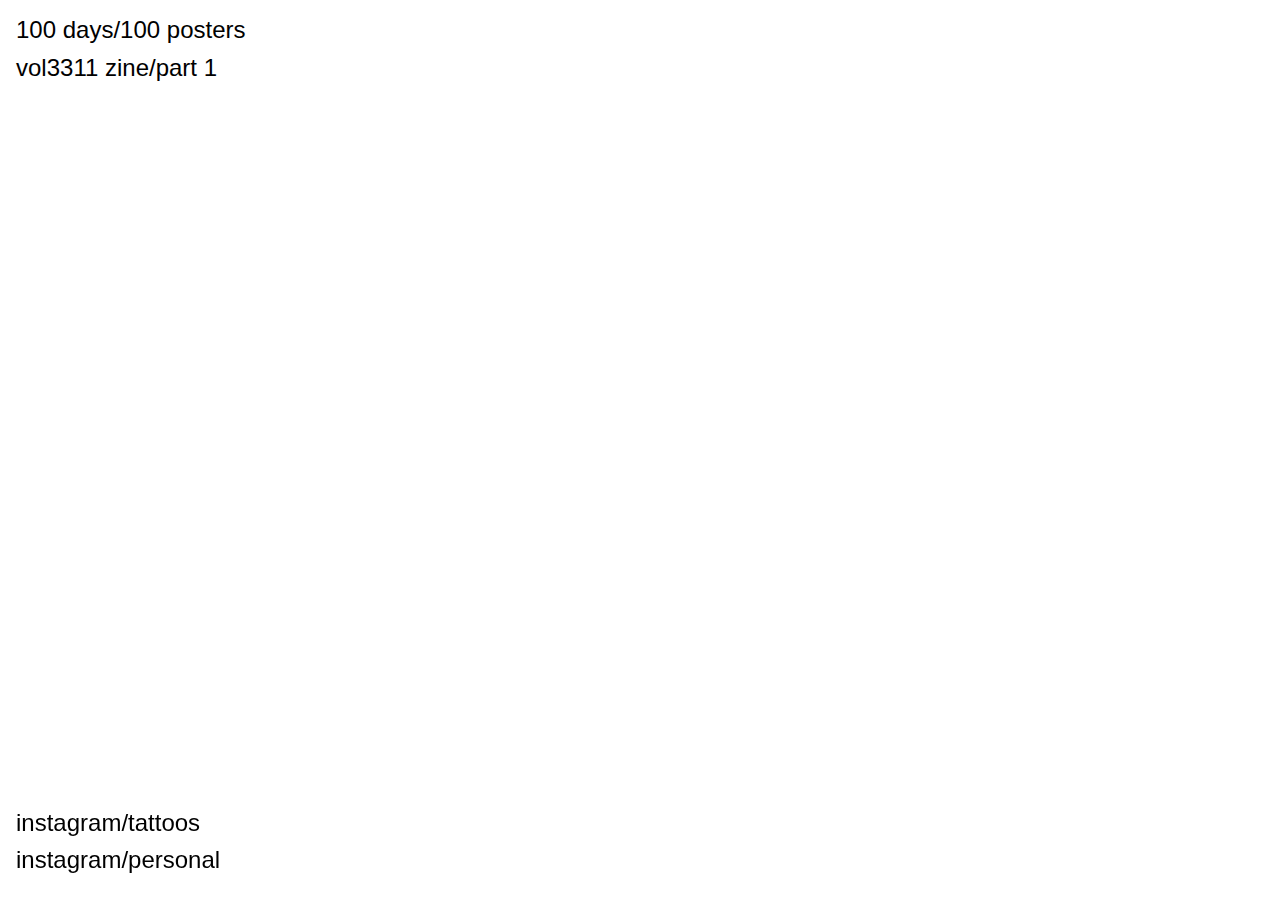
<file: index.html>
<!DOCTYPE html>
<html lang="ru">
    <head>
        <meta charset="utf-8">
        <meta name="viewport" content="width=device-width, initial-scale=1.0">
        <title></title>
        <link rel="stylesheet" href="./style.css">
        <link rel="stylesheet" href="./normalize.css">
    </head>
    <body>
        <header class="header">
            <p>
            <a href="./posters/posters.html">100 days/100 posters</a>
            </p>
            <p>
            <a href="./zine/zine.html">vol3311 zine/part 1</a>
            </p>
        </header>
        <div class="links">
            <p>
            <a href="http://instagram.com/krometattoo">instagram/tattoos</a>
            </p>
            <p>
            <a href="http://instagram.com/vol3311">instagram/personal</a>
            </p>
        </div>
    </body>
</html>
</file>
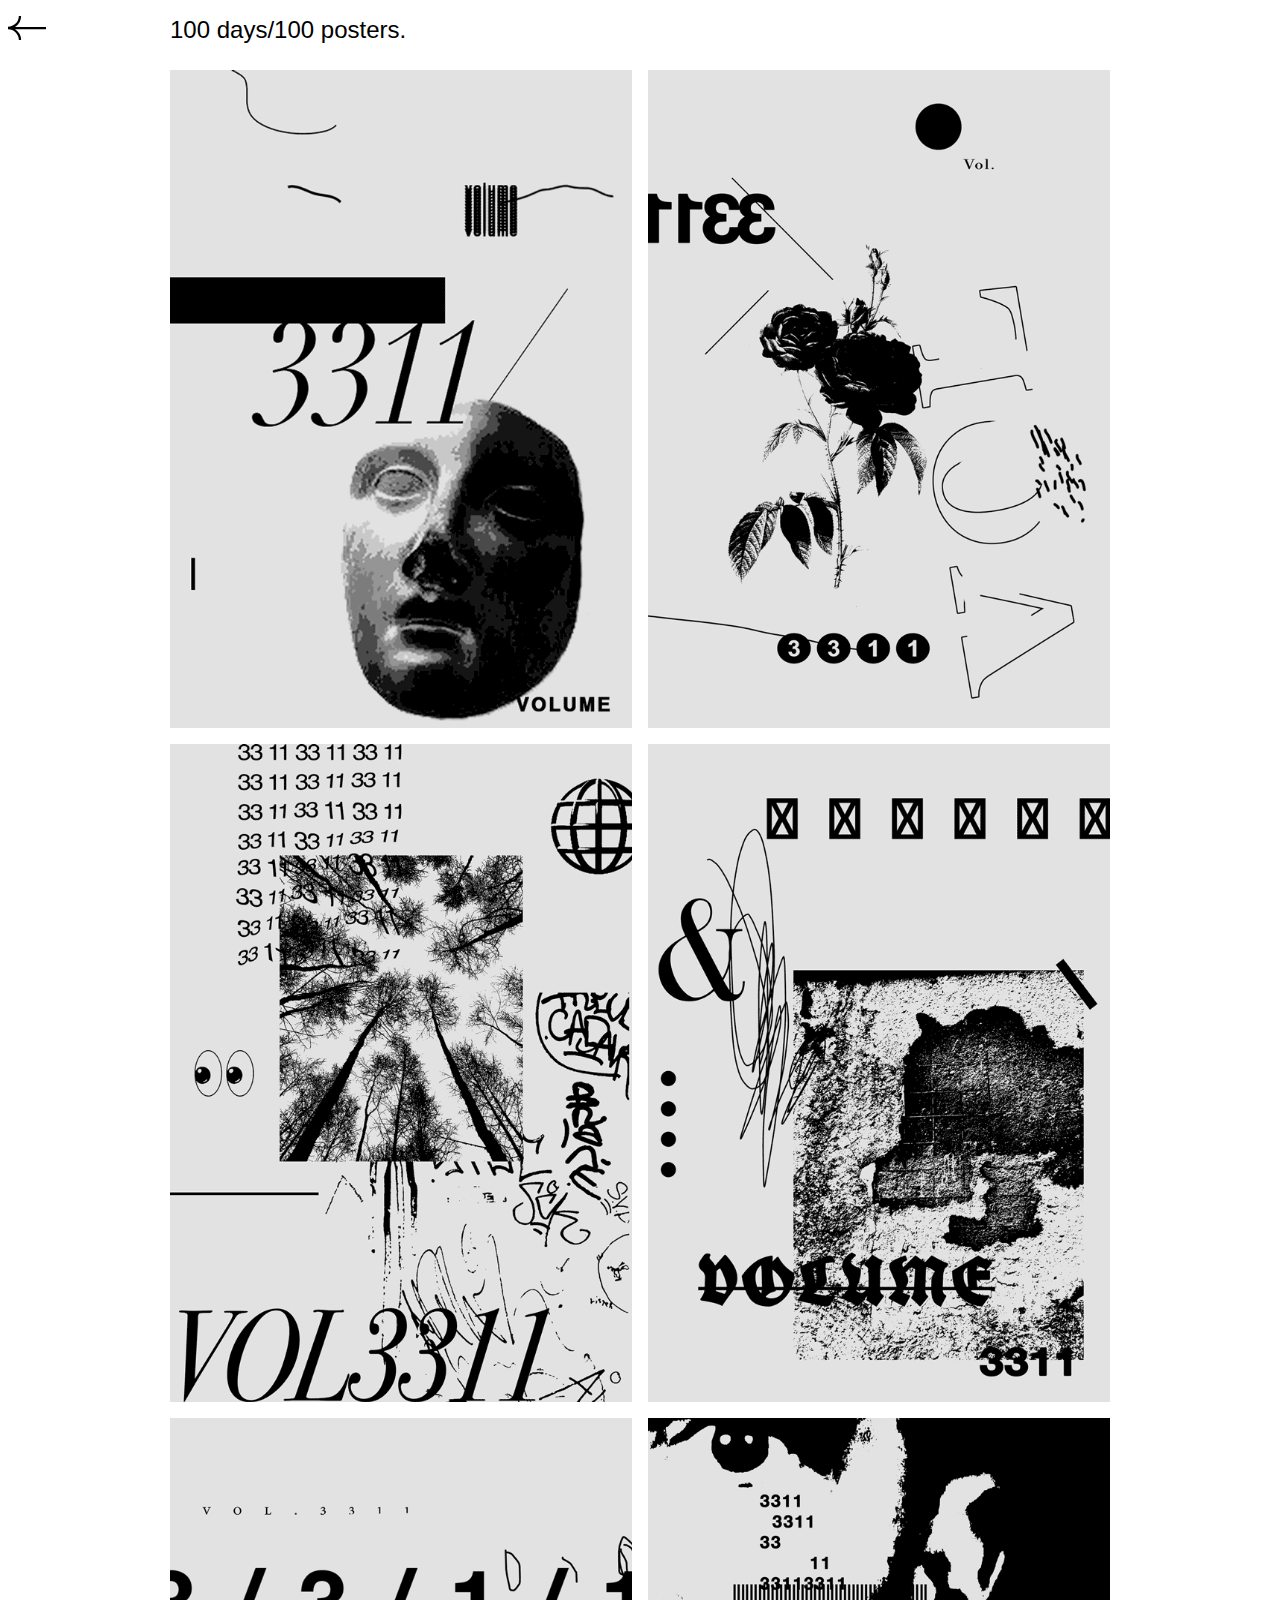
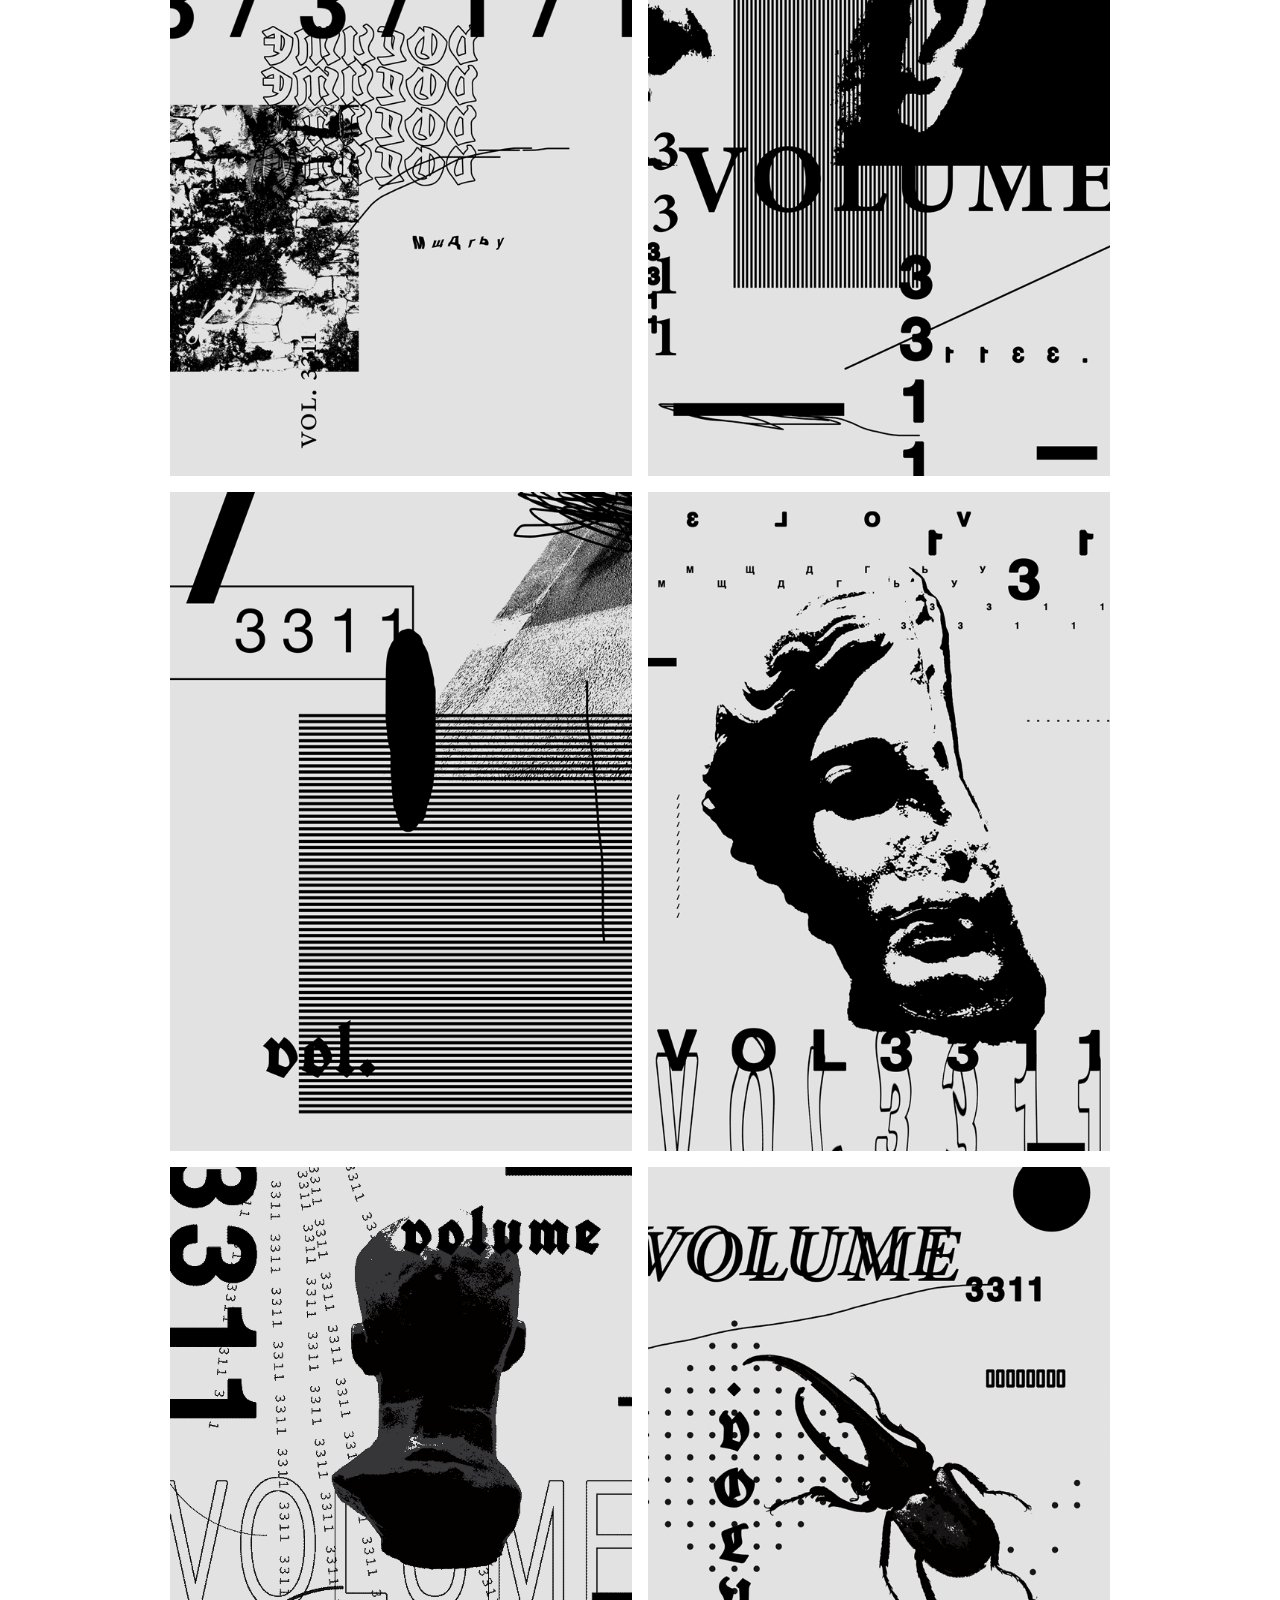
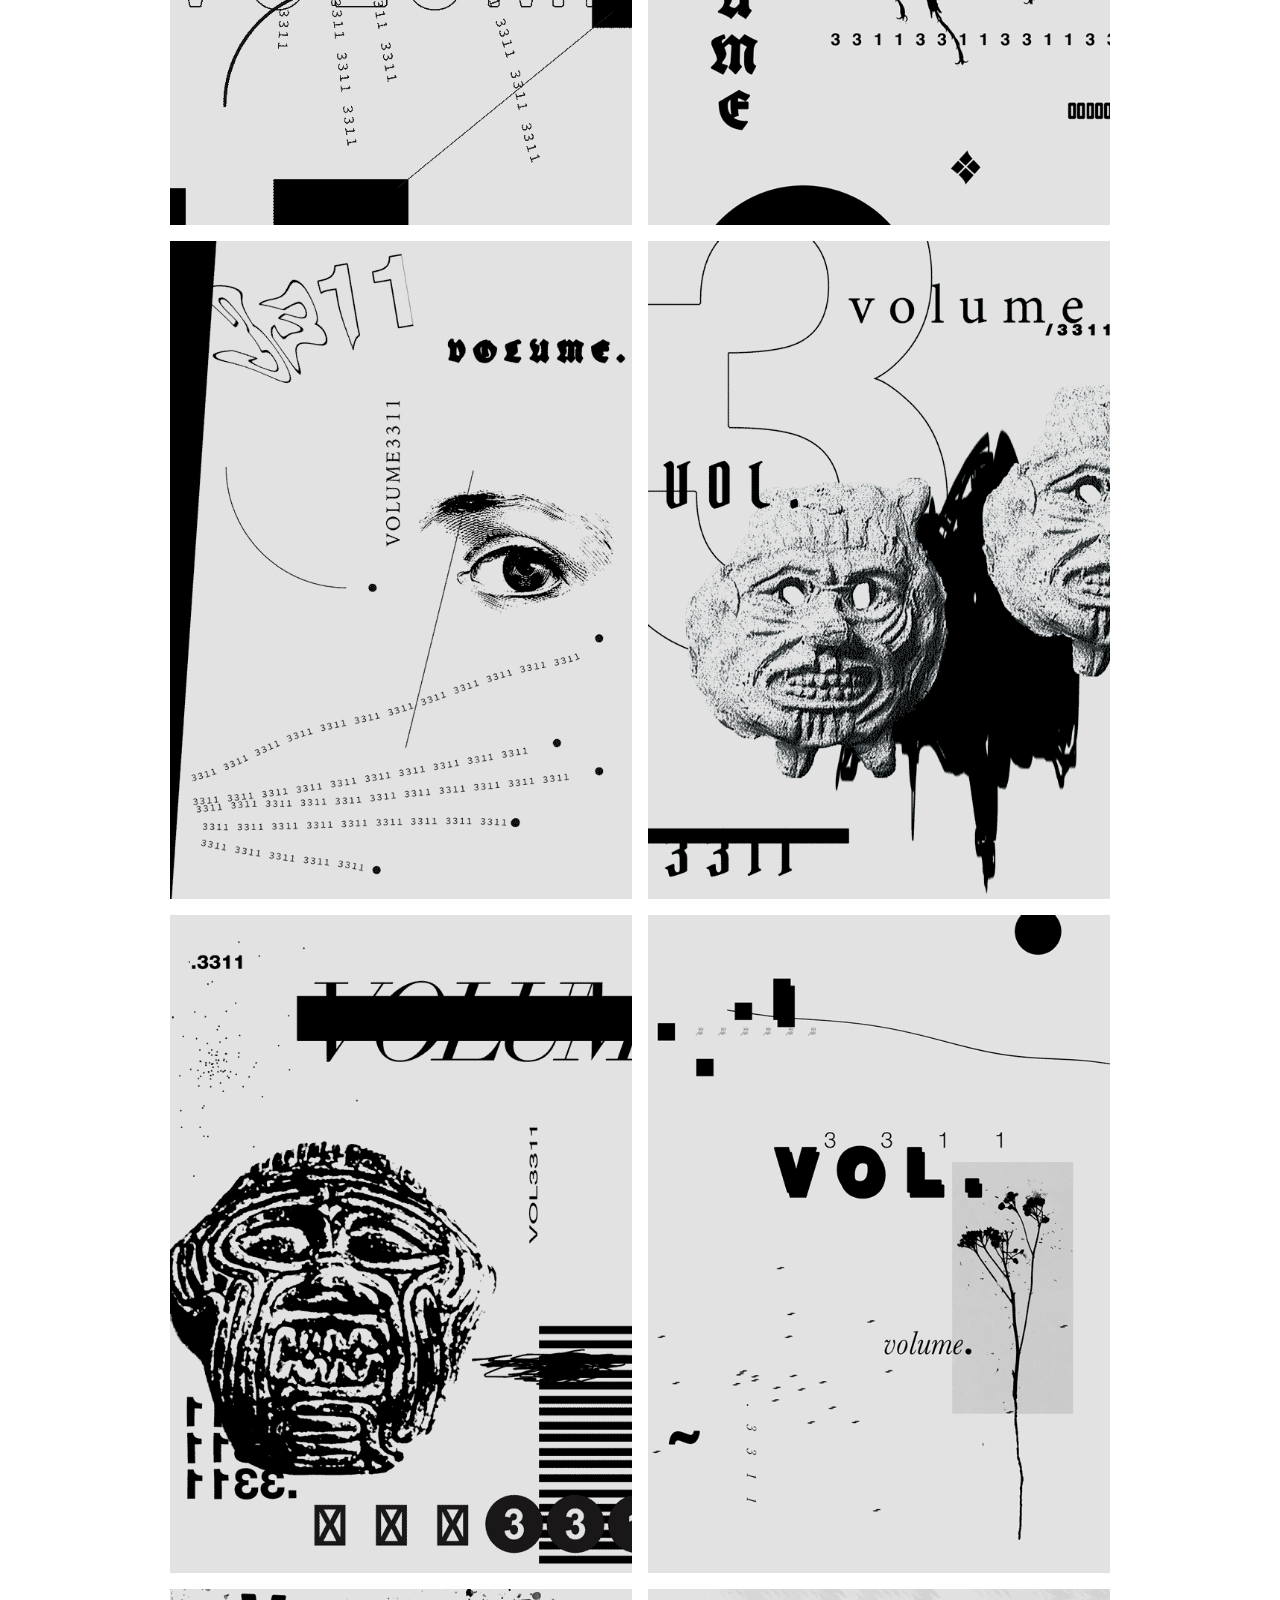
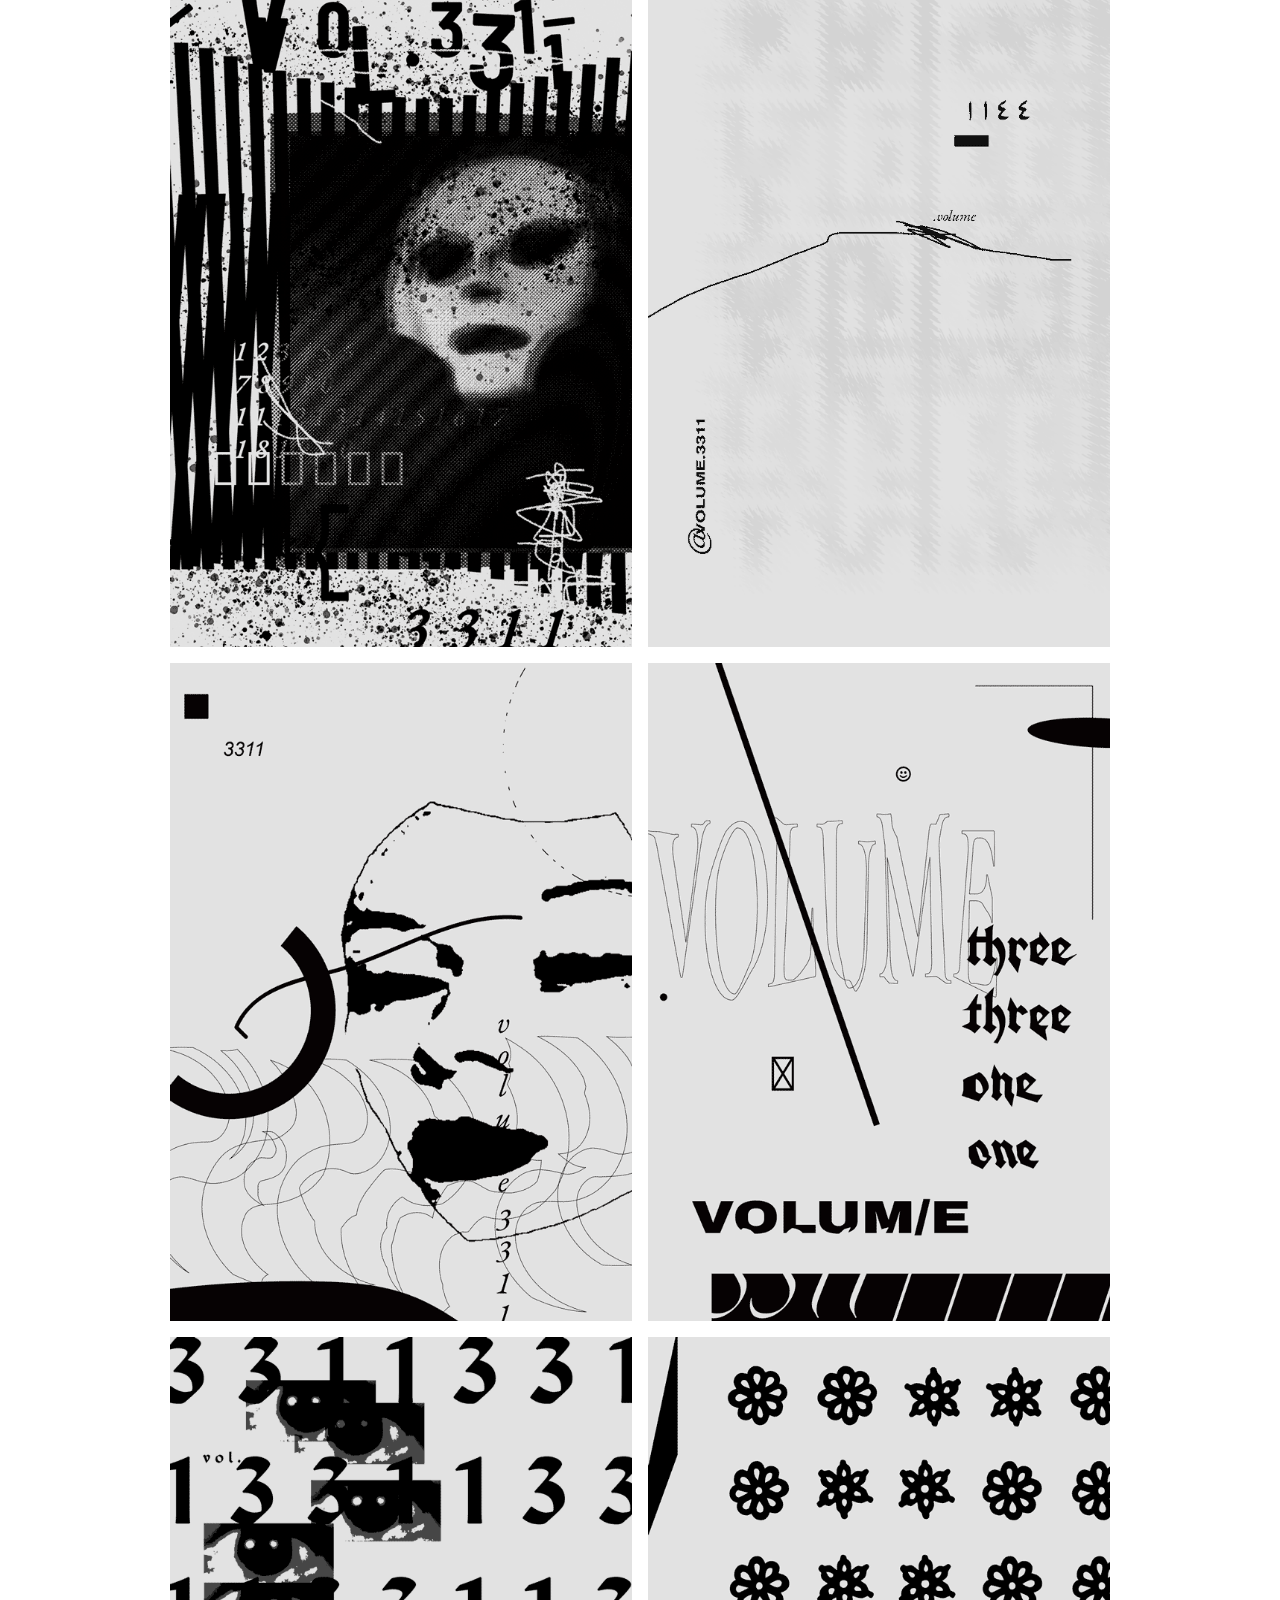
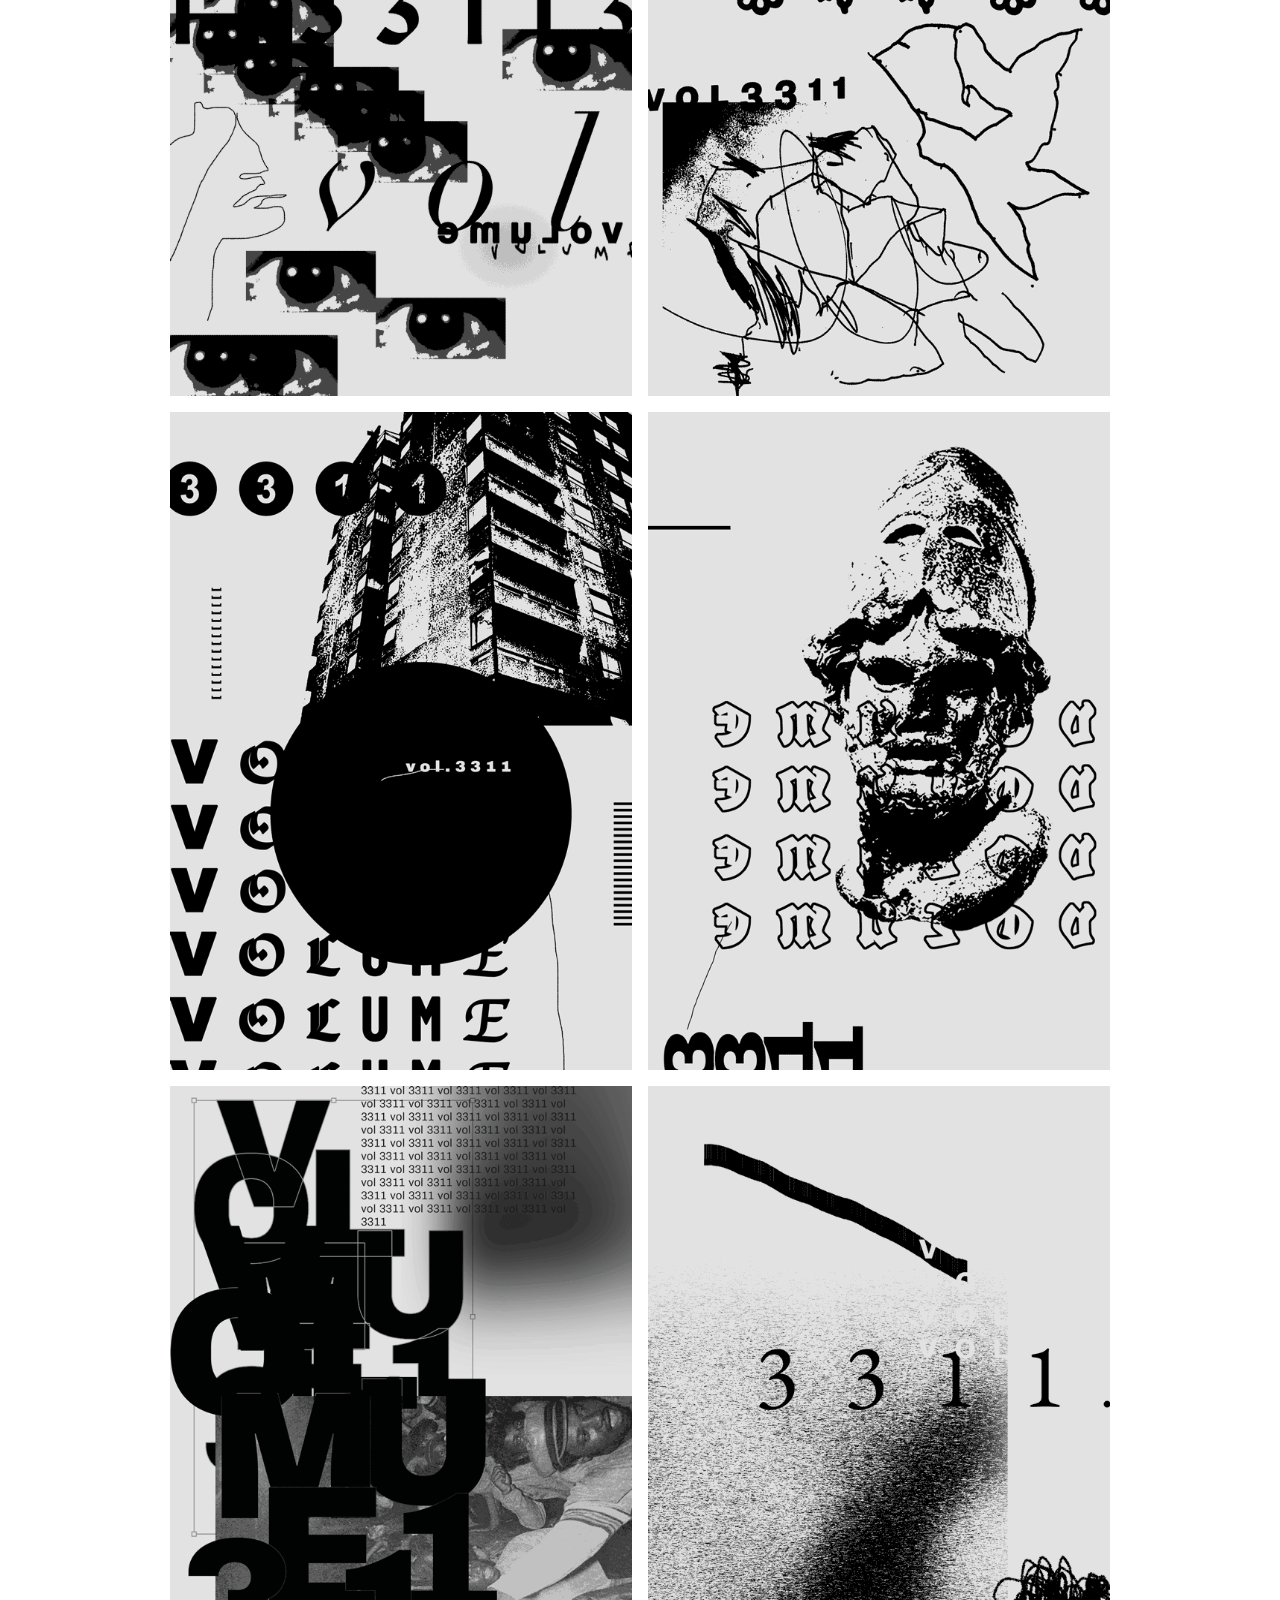
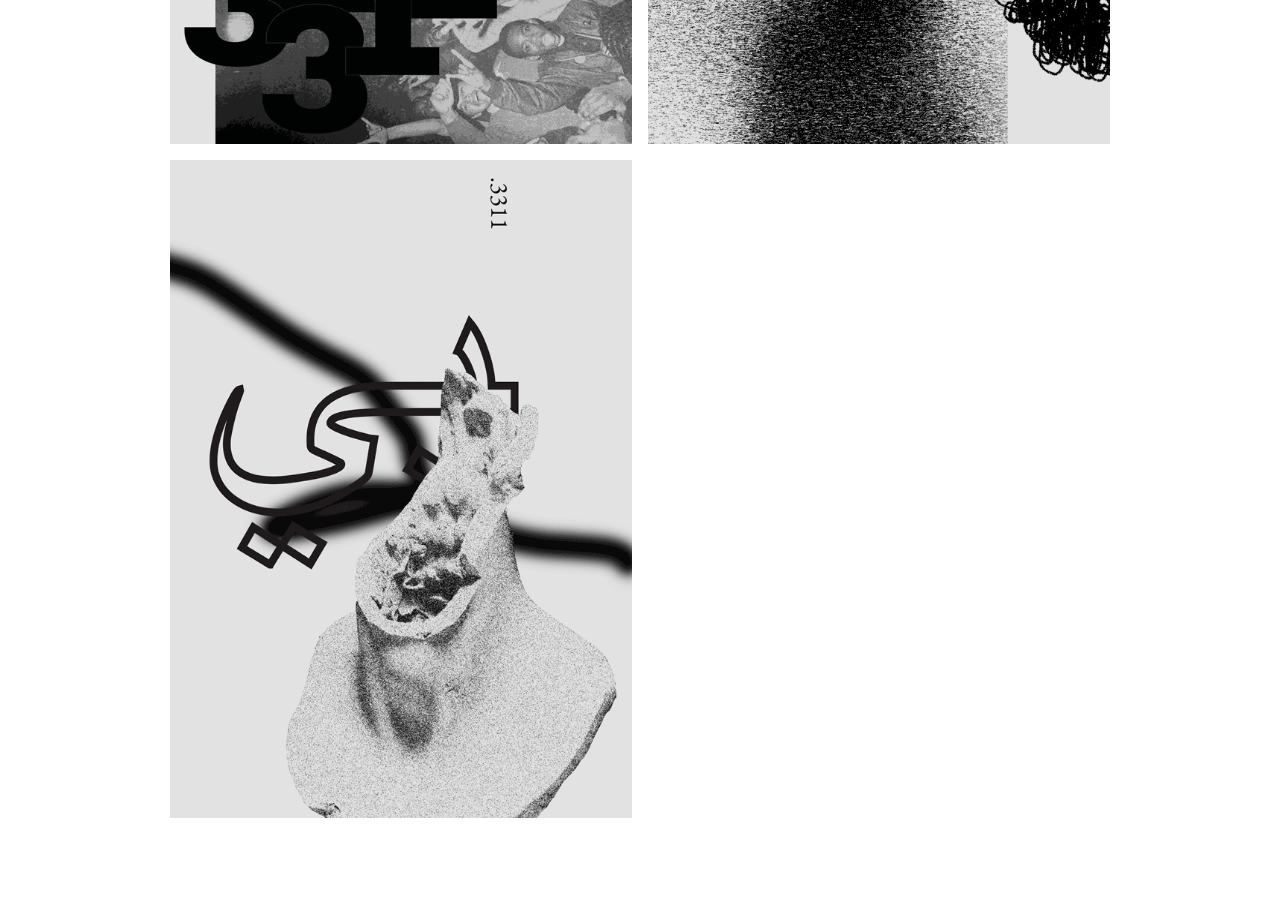
<file: posters/posters.html>
<!DOCTYPE html>
<html lang="ru">
    <head>
        <meta charset="utf-8">
        <meta name="viewport" content="width=device-width, initial-scale=1.0">
        <title>100days/100posters</title>
        <link rel="stylesheet" href="./posters_style.css">
        <link rel="stylesheet" href="./normalize.css">
    </head>
    <body>
        <header id="top" class="header">
            <div class="arrow">
                <a href="../index.html">
                <img src="./arrow.svg" alt="back" height="24px">
                </a>
            </div>
            <div class="container">
                <div class="describe">
                <p>
                <span class="title">100 days/100 posters.</span>
                </p>
                </div>
            </div>
        </header>
        <main class="main">
            <div class="container">
                <div class="row">
                    <div class="col-12 col-6">
                        <img src="./png/100days/1.png" alt="1 day" class="poster">
                    </div>
                    <div class="col-12 col-6">
                        <img src="./png/100days/2.png" alt="2 day" class="poster">
                    </div>
                    <div class="col-12 col-6">
                        <img src="./png/100days/3.png" alt="3 day" class="poster">
                    </div>
                    <div class="col-12 col-6">
                        <img src="./png/100days/4.png" alt="4 day" class="poster">
                    </div>
                    <div class="col-12 col-6">
                        <img src="./png/100days/5.png" alt="5 day" class="poster">
                    </div>
                    <div class="col-12 col-6">
                        <img src="./png/100days/6.png" alt="6 day" class="poster">
                    </div>
                    <div class="col-12 col-6">
                        <img src="./png/100days/7.png" alt="7 day" class="poster">
                    </div>
                    <div class="col-12 col-6">
                        <img src="./png/100days/8.png" alt="8 day" class="poster">
                    </div>
                    <div class="col-12 col-6">
                        <img src="./png/100days/9.png" alt="9 day" class="poster">
                    </div>
                    <div class="col-12 col-6">
                        <img src="./png/100days/10.png" alt="10 day" class="poster">
                    </div>
                    <div class="col-12 col-6">
                        <img src="./png/100days/11.png" alt="11 day" class="poster">
                    </div>
                    <div class="col-12 col-6">
                        <img src="./png/100days/12.png" alt="12 day" class="poster">
                    </div>
                    <div class="col-12 col-6">
                        <img src="./png/100days/13.png" alt="13 day" class="poster">
                    </div>
                    <div class="col-12 col-6">
                        <img src="./png/100days/14.png" alt="14 day" class="poster">
                    </div>
                    <div class="col-12 col-6">
                        <img src="./png/100days/15.png" alt="15 day" class="poster">
                    </div>
                    <div class="col-12 col-6">
                        <img src="./png/100days/16.png" alt="16 day" class="poster">
                    </div>
                    <div class="col-12 col-6">
                        <img src="./png/100days/17.png" alt="17 day" class="poster">
                    </div>
                    <div class="col-12 col-6">
                        <img src="./png/100days/18.png" alt="18 day" class="poster">
                    </div>
                    <div class="col-12 col-6">
                        <img src="./png/100days/19.png" alt="19 day" class="poster">
                    </div>
                    <div class="col-12 col-6">
                        <img src="./png/100days/20.png" alt="20 day" class="poster">
                    </div>
                    <div class="col-12 col-6">
                        <img src="./png/100days/21.png" alt="21 day" class="poster">
                    </div>
                    <div class="col-12 col-6">
                        <img src="./png/100days/22.png" alt="22 day" class="poster">
                    </div>
                    <div class="col-12 col-6">
                        <img src="./png/100days/23.png" alt="23 day" class="poster">
                    </div>
                    <div class="col-12 col-6">
                        <img src="./png/100days/24.png" alt="24 day" class="poster">
                    </div>
                    <div class="col-12 col-6">
                        <img src="./png/100days/25.png" alt="25 day" class="poster">
                    </div>
                    <!--
                    <a href="#top" class="arrow">
                        <img src="./arrow_up.svg" alt="arrow_up" class="arrow_up_pic">
                    </a>
                    -->
                </div>
            </div>
        </main>
    </body>
</file>
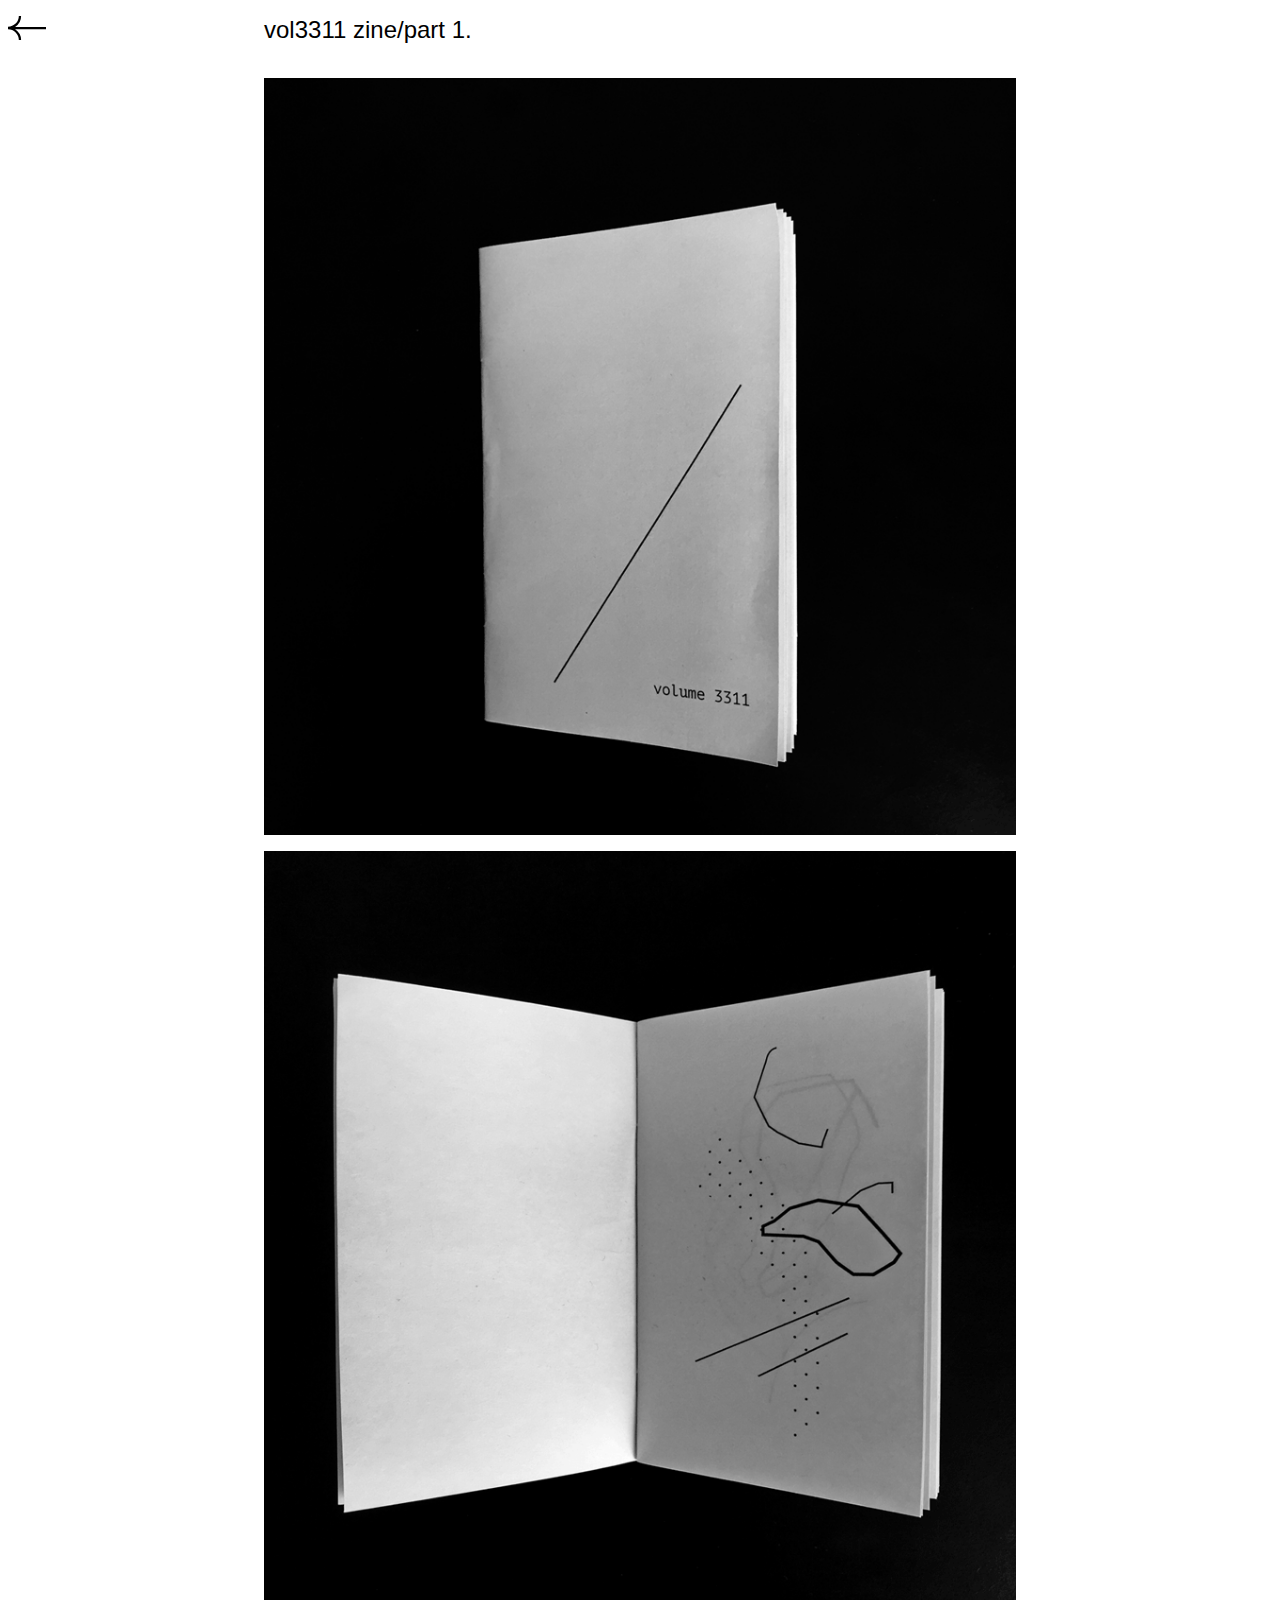
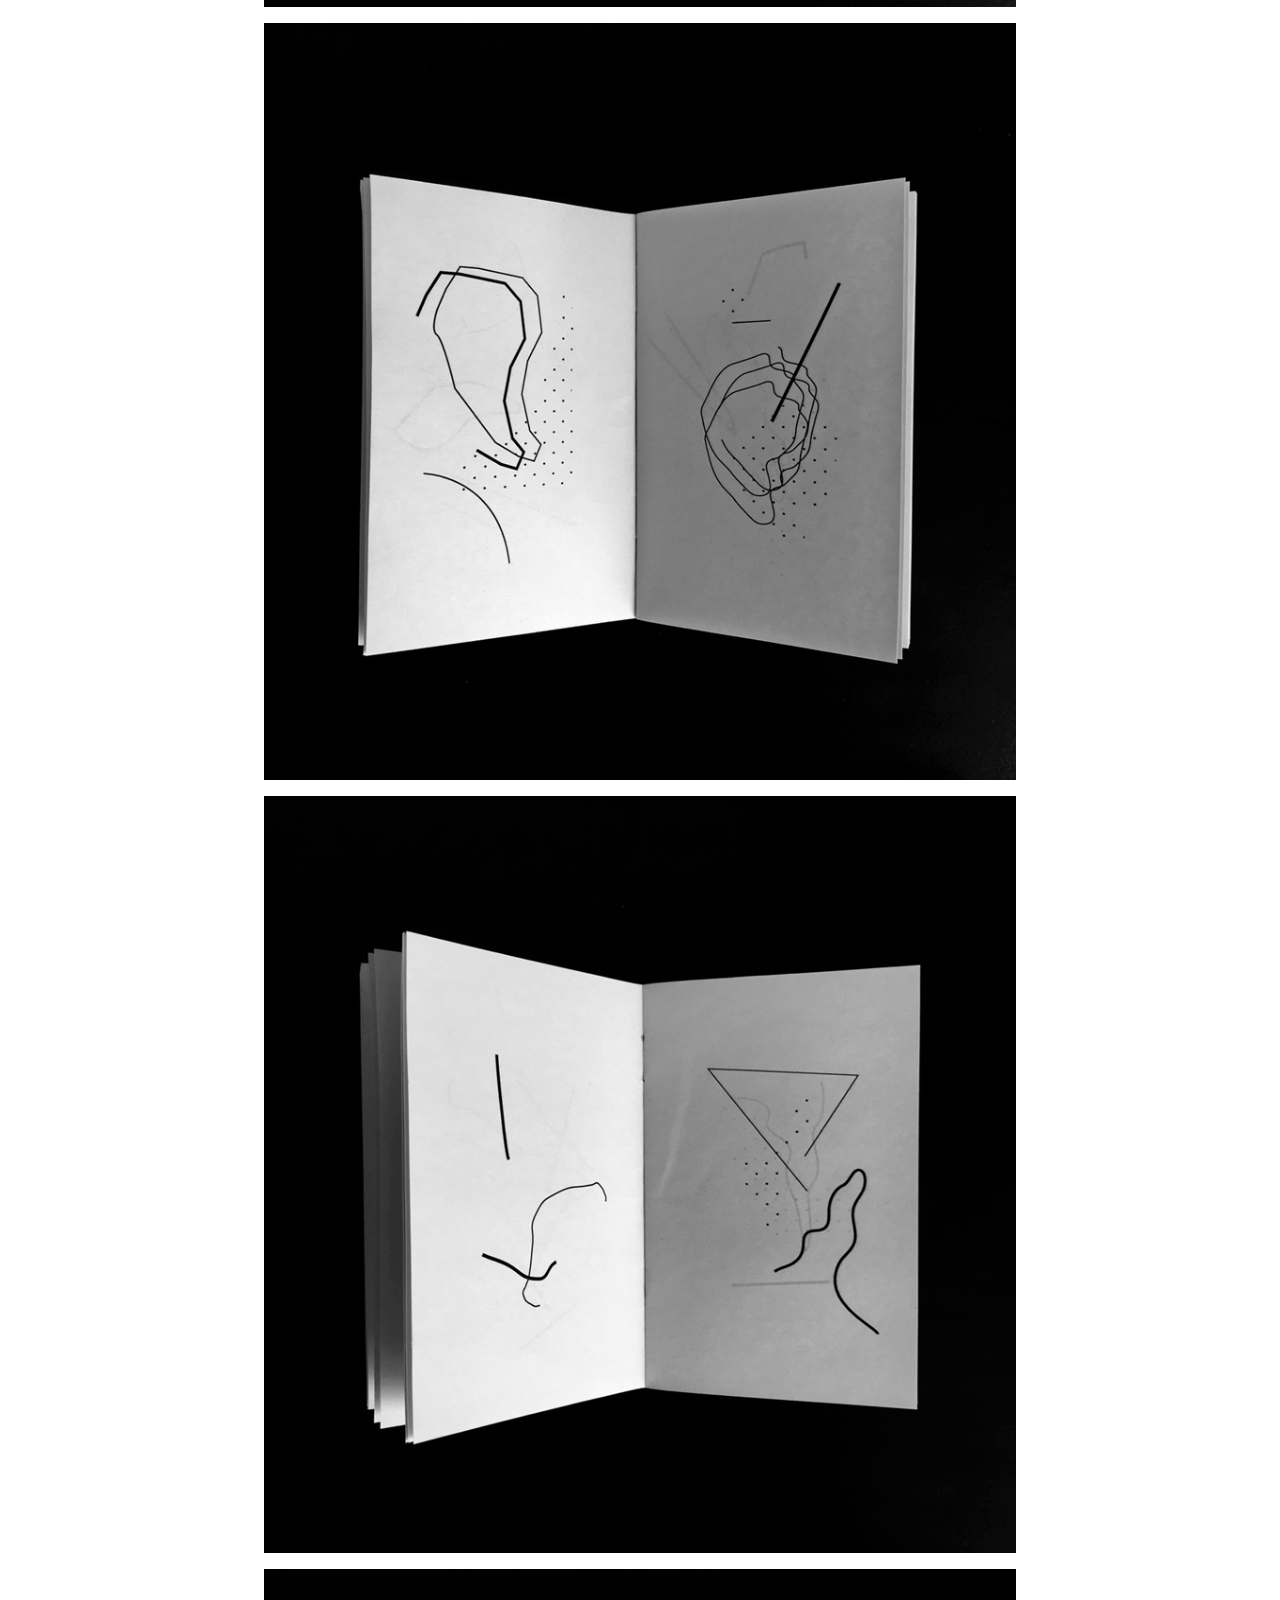
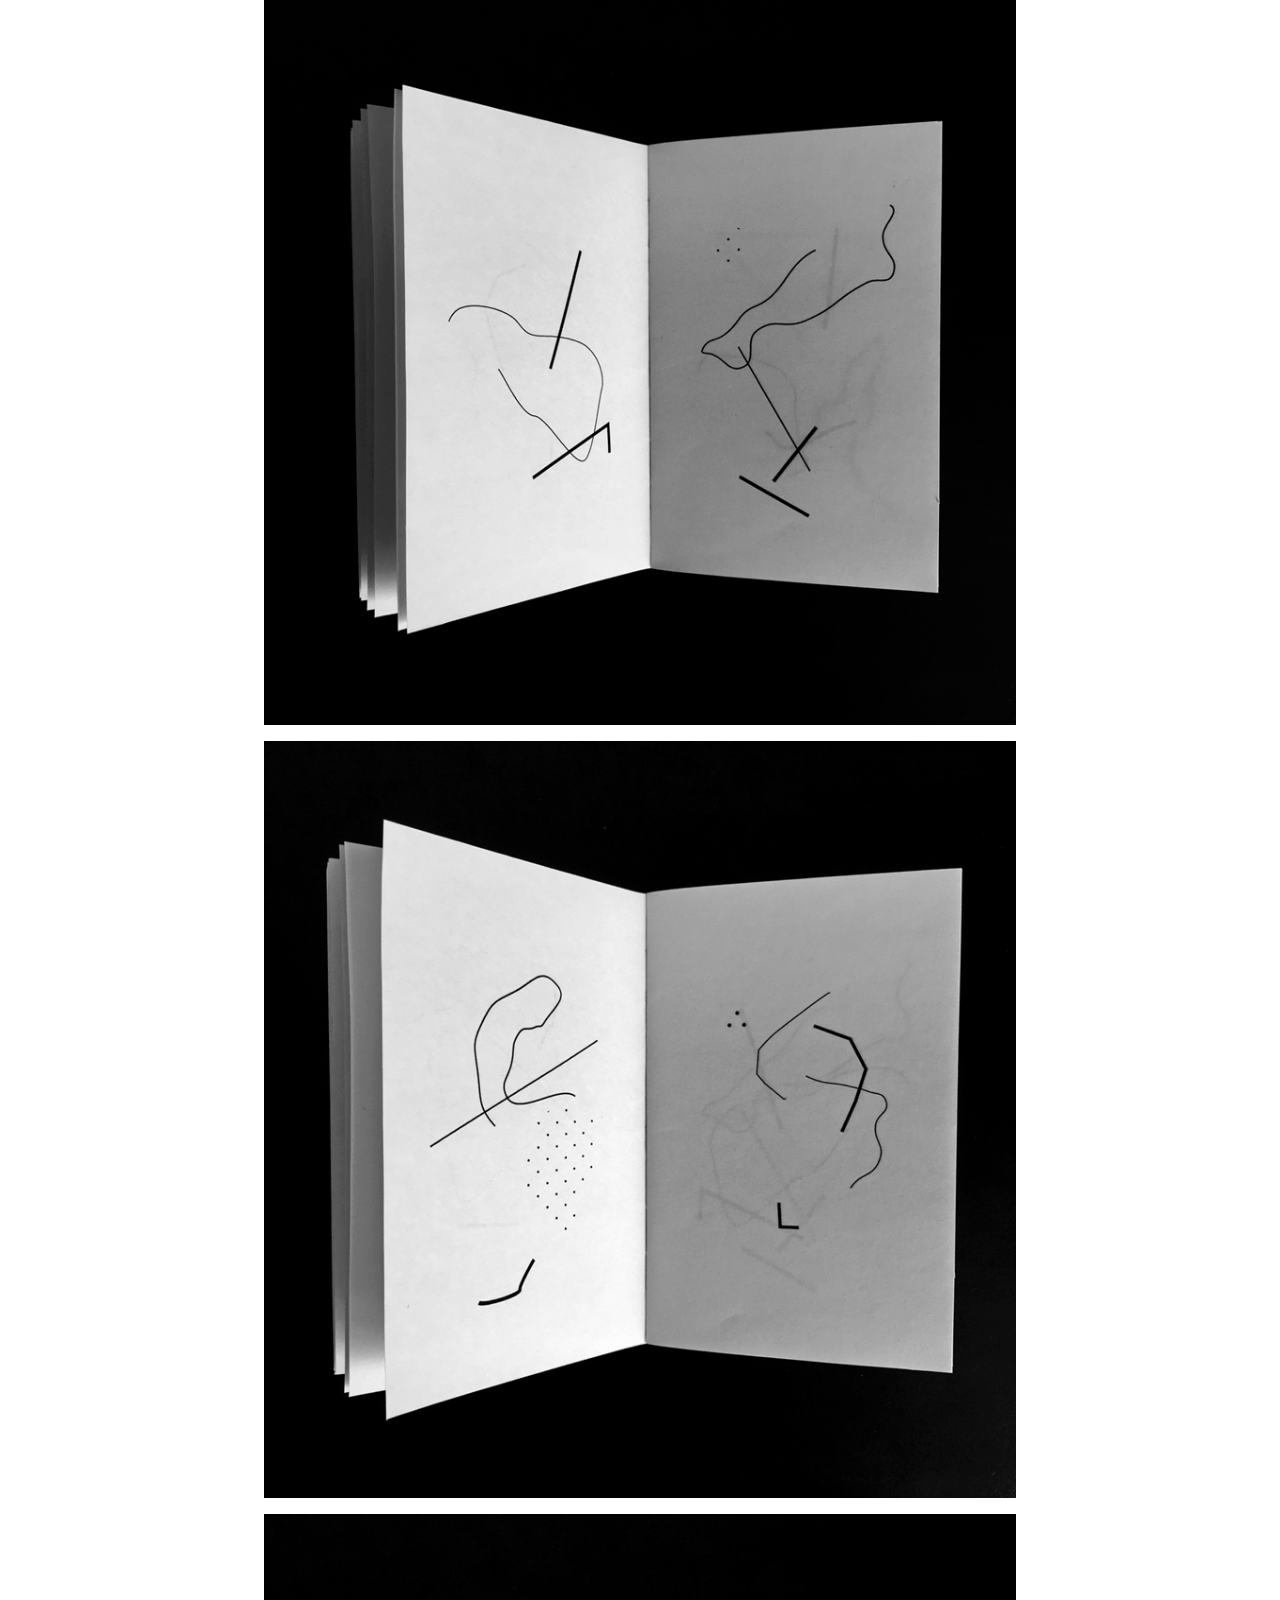
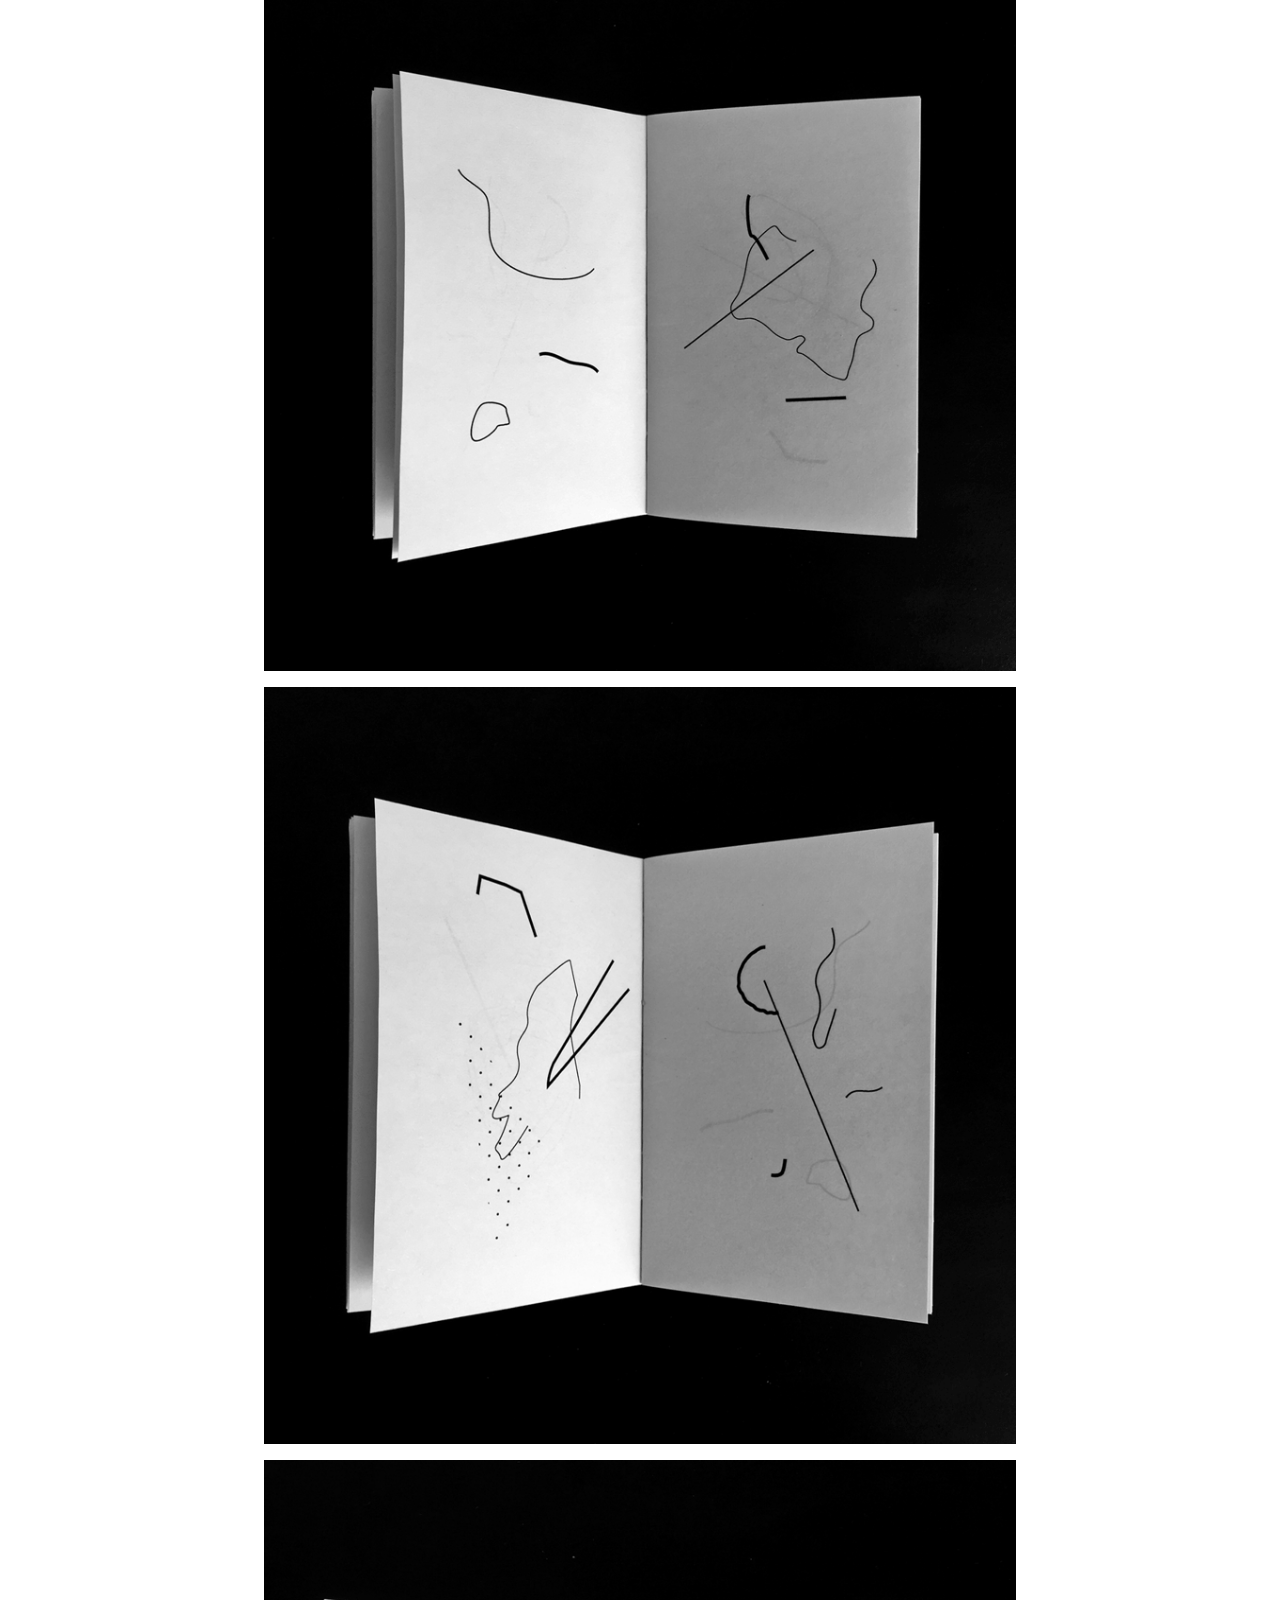
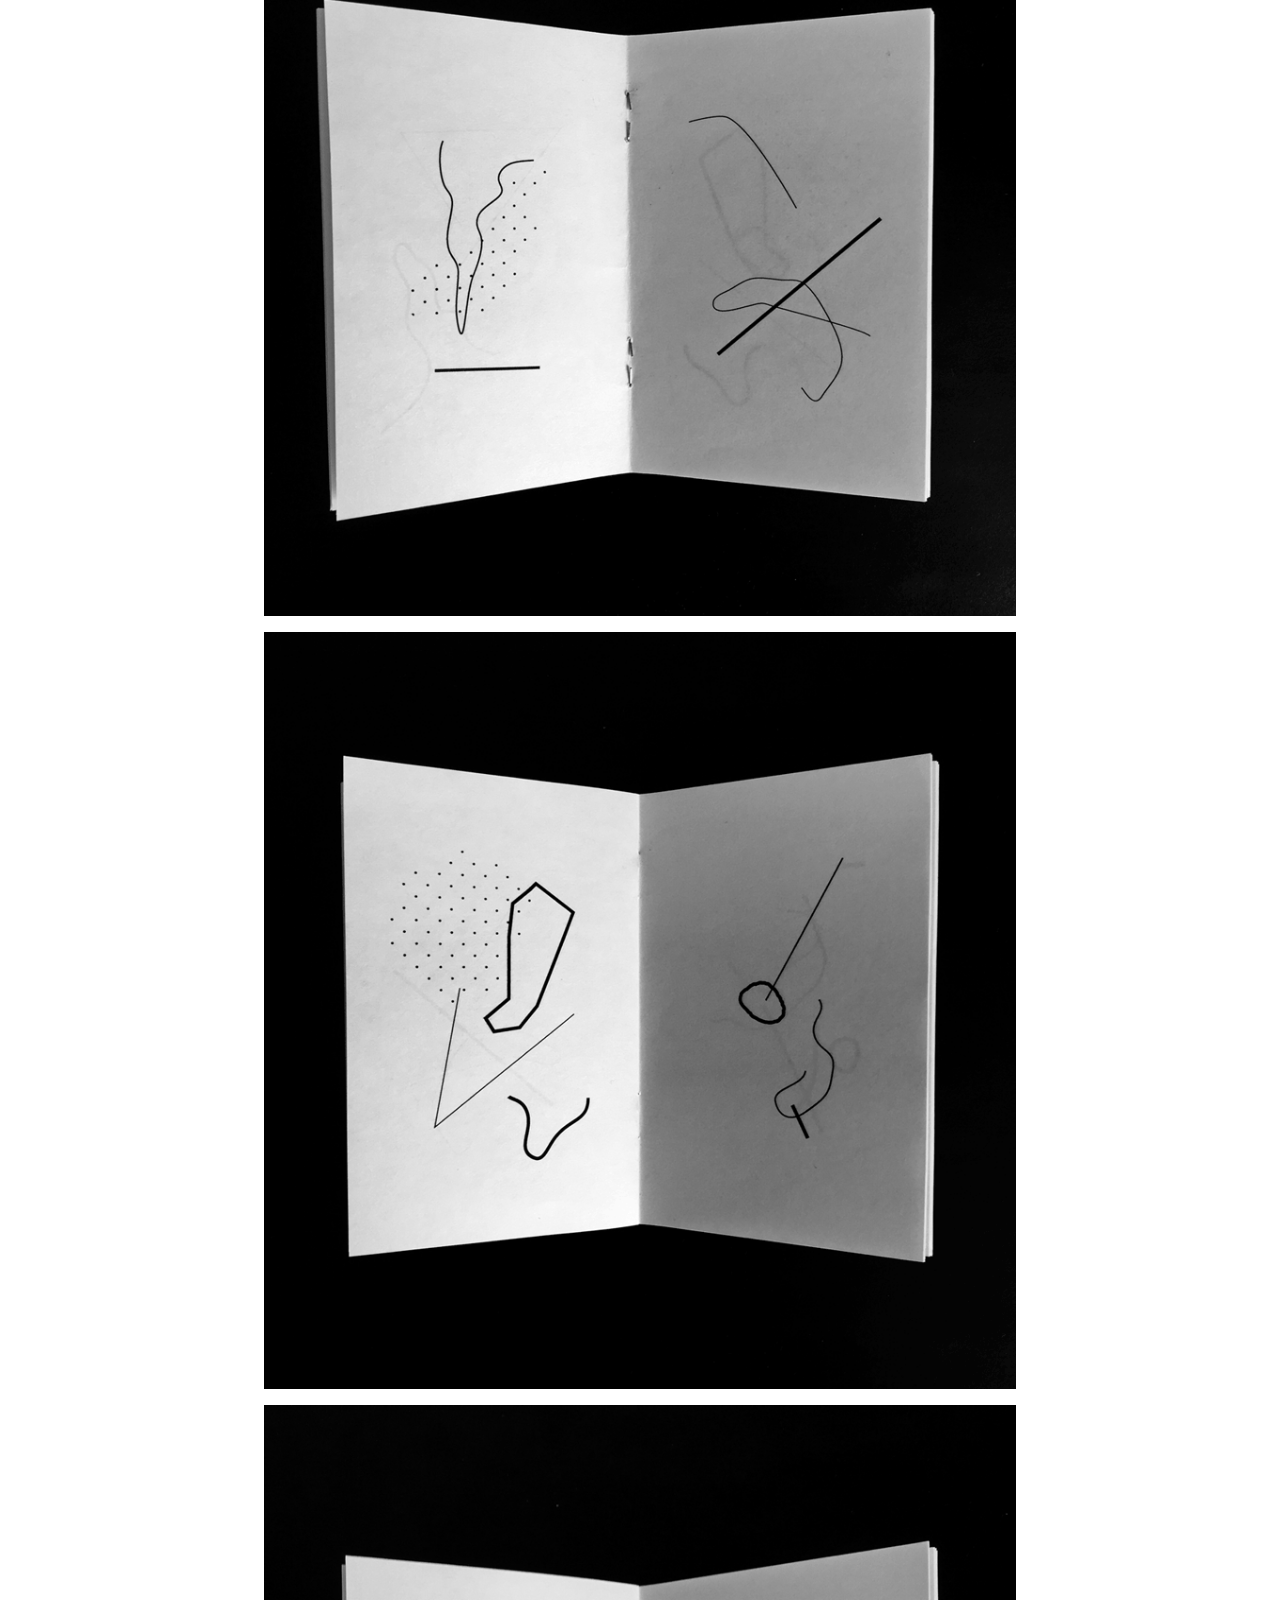
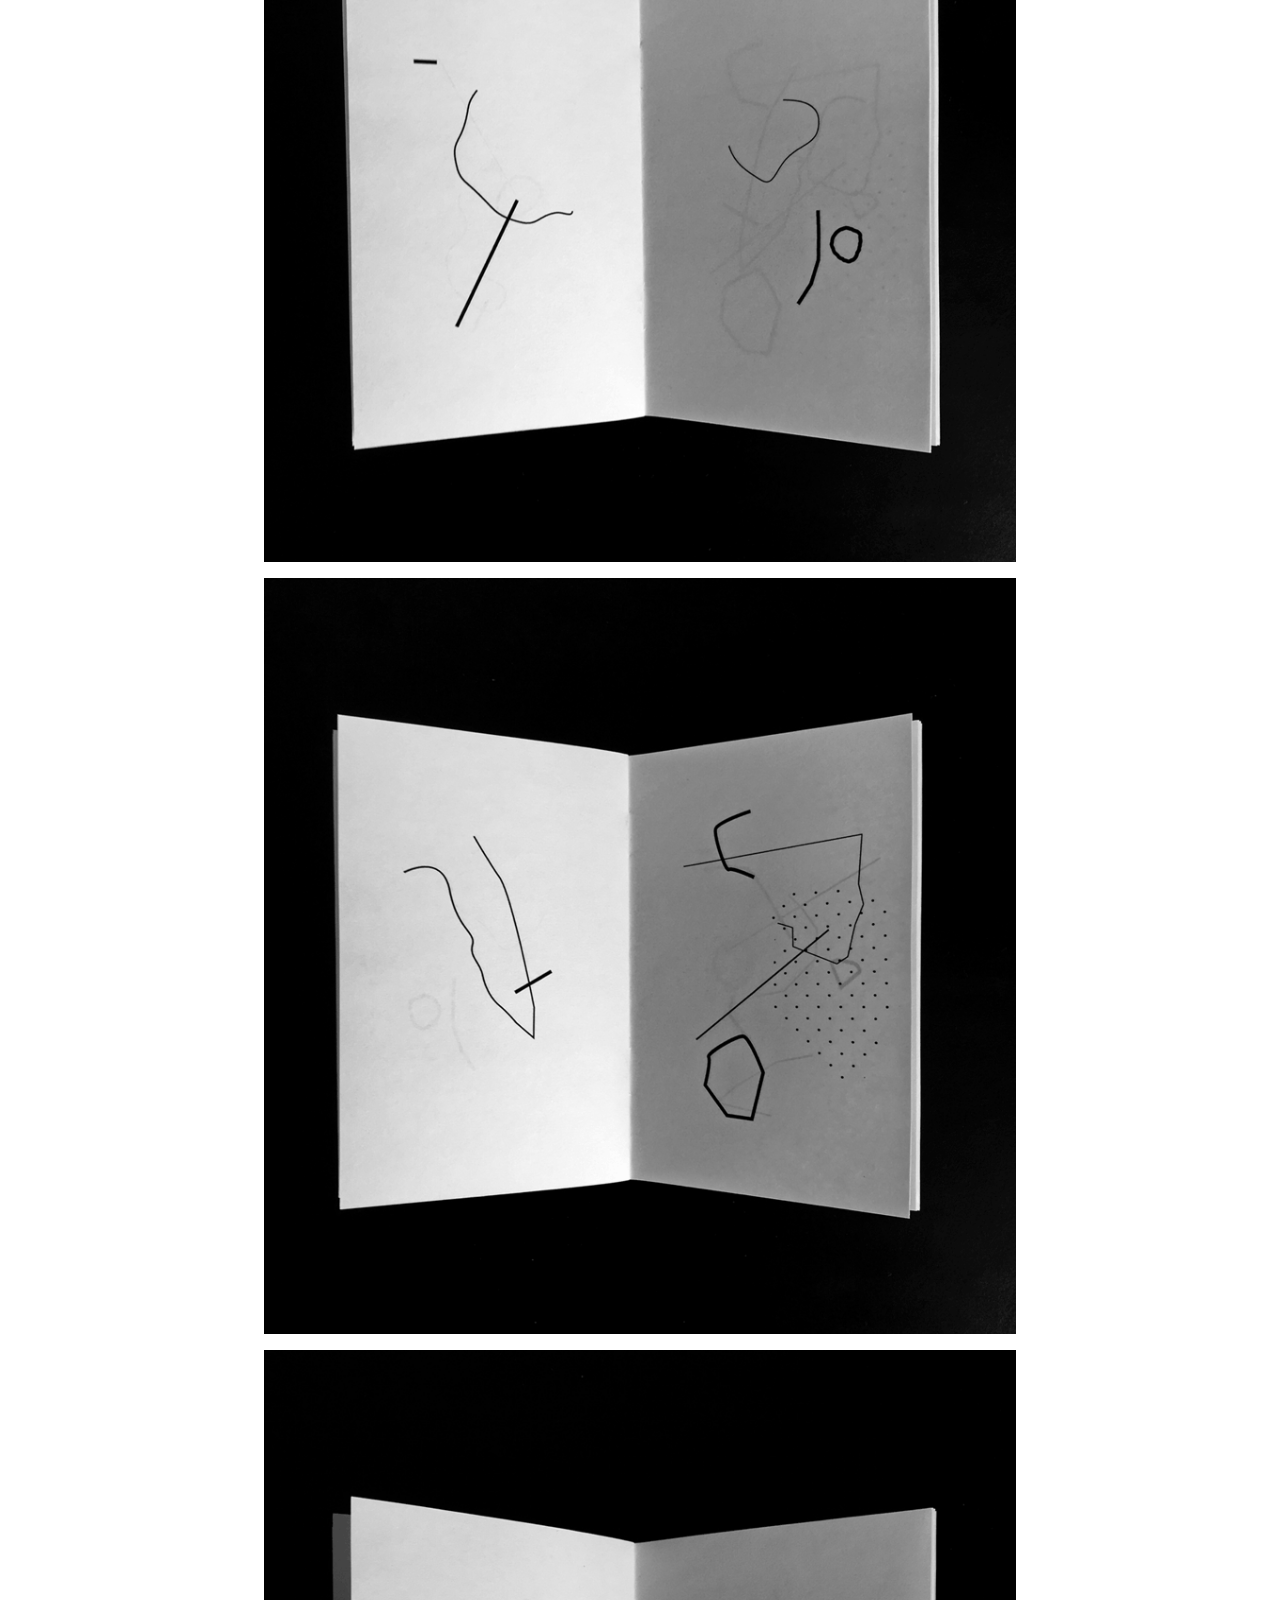
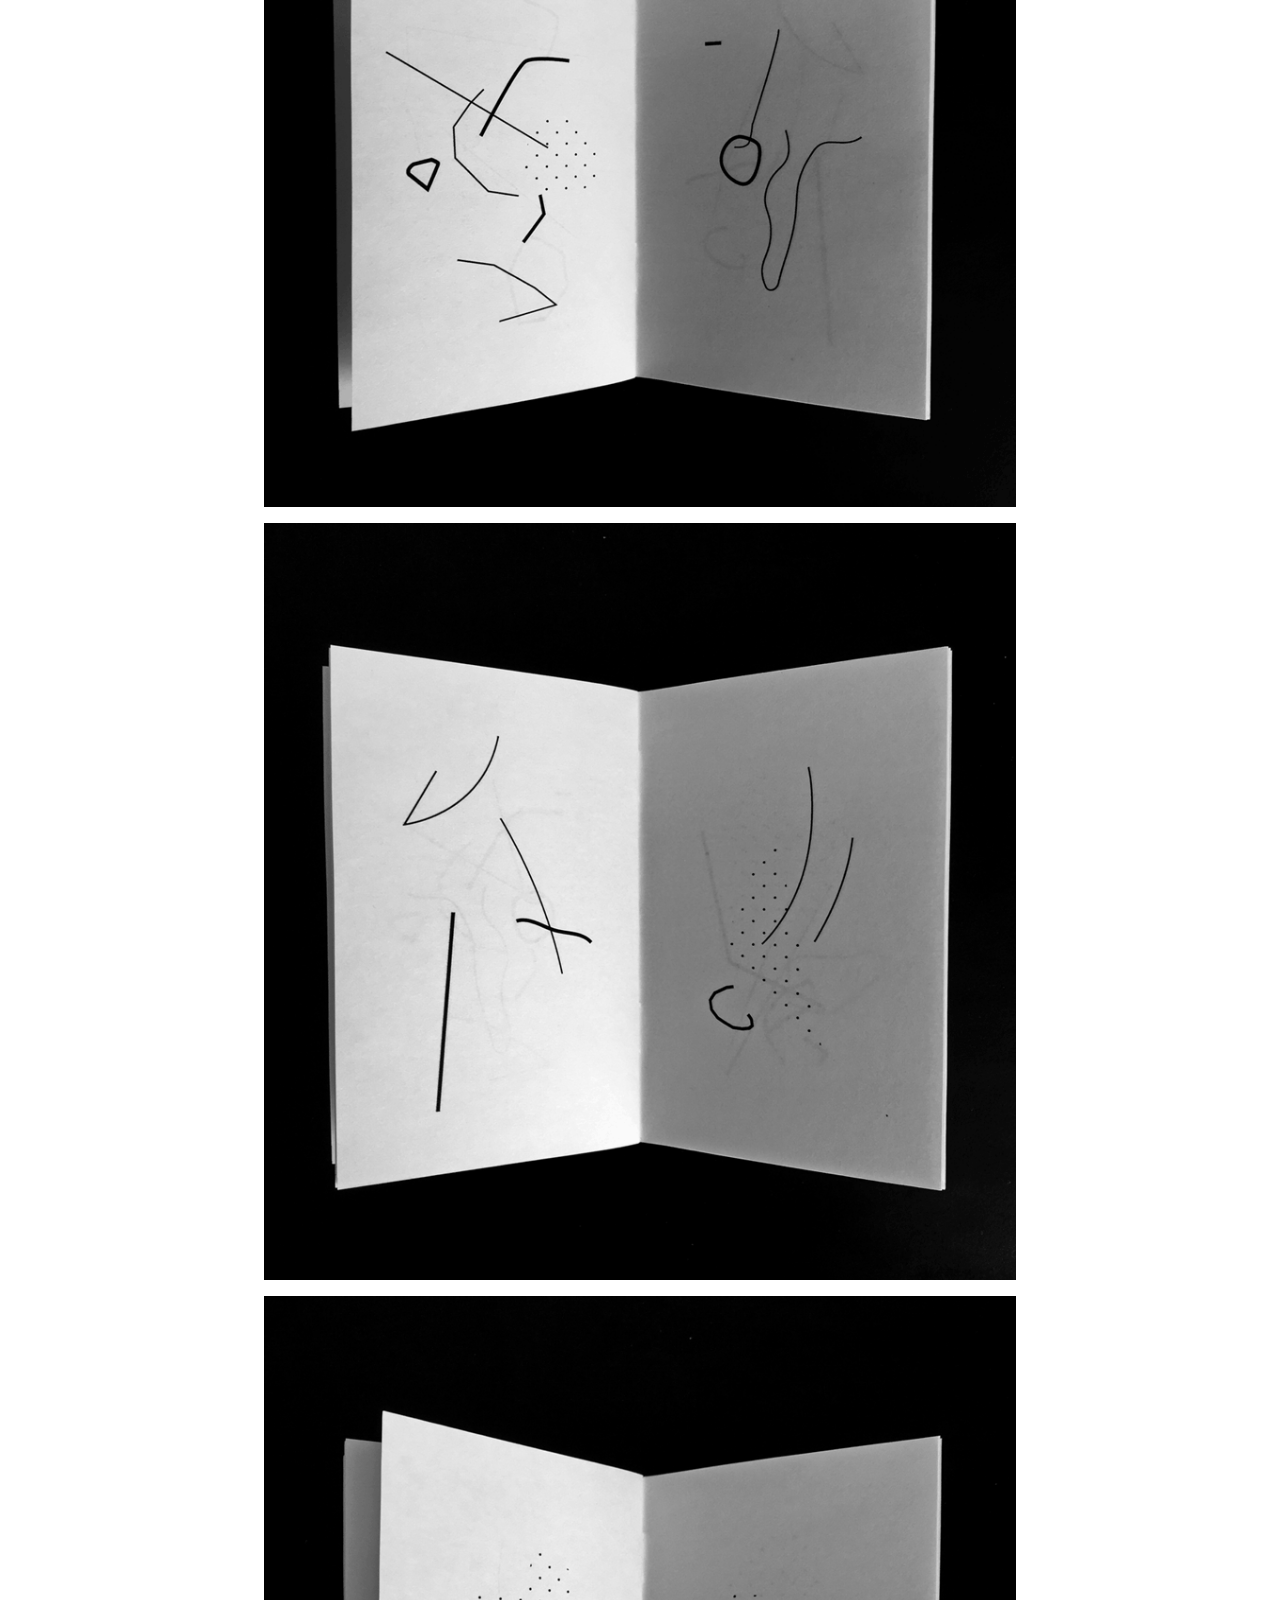
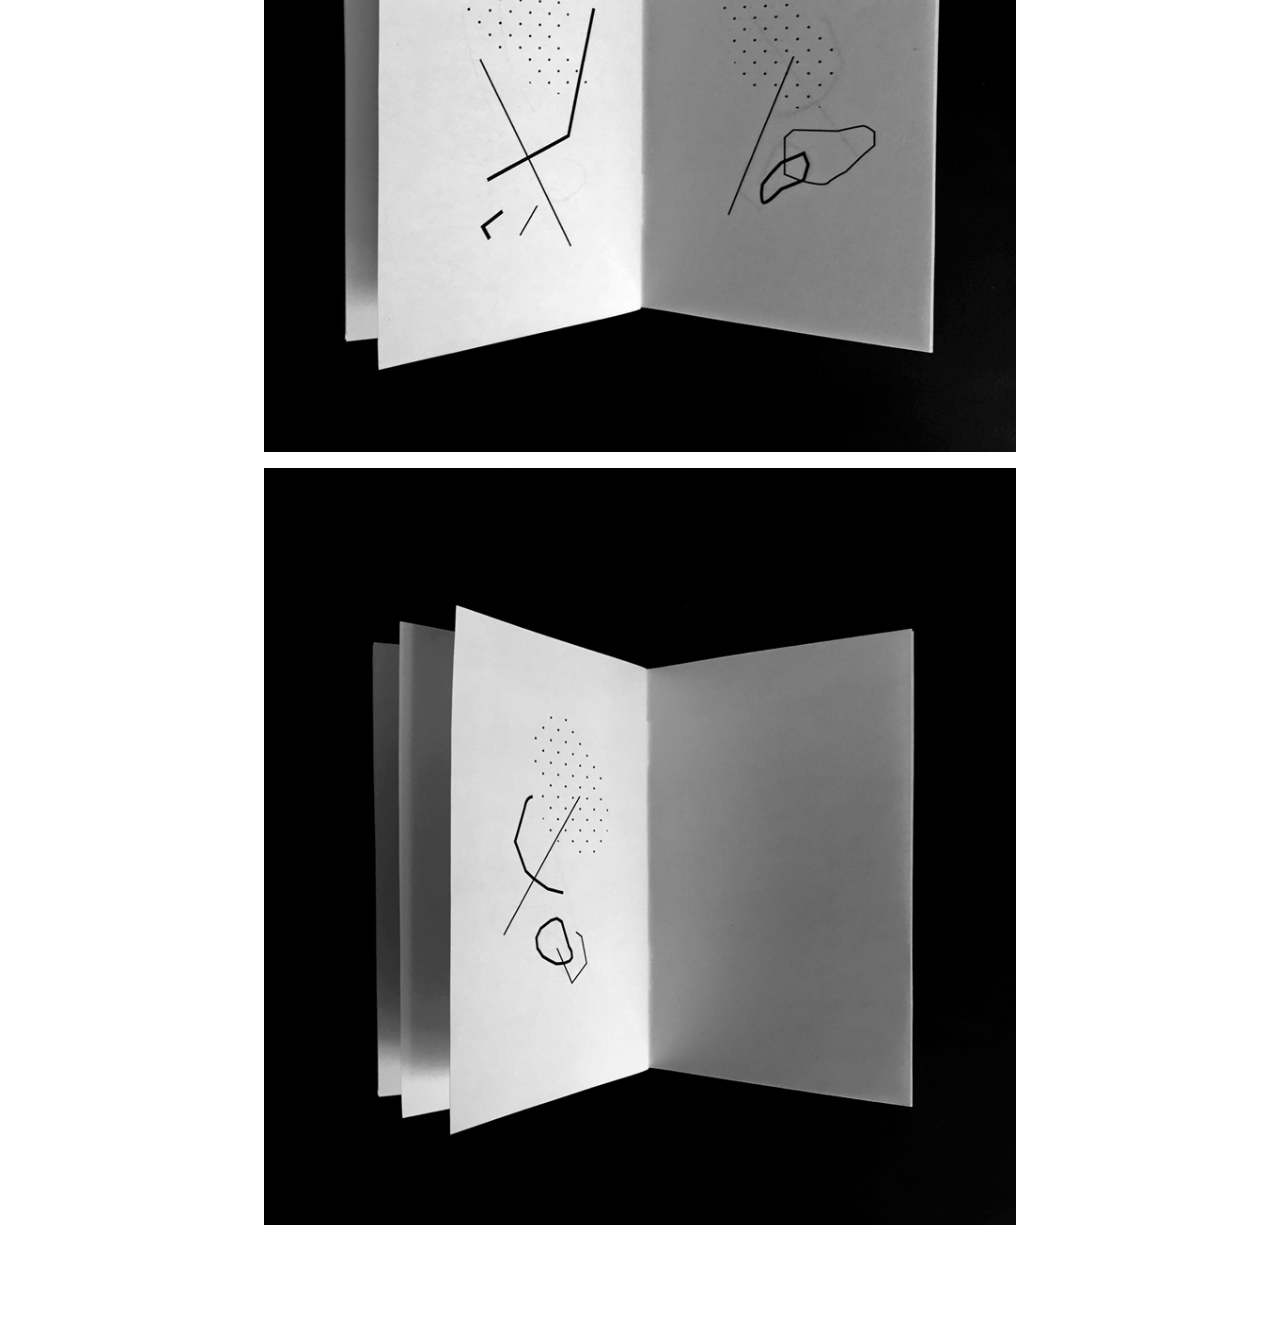
<file: zine/zine.html>
<!DOCTYPE html>
<html lang="ru">
    <head>
        <meta charset="utf-8">
        <meta name="viewport" content="width=device-width, initial-scale=1.0">
        <title>vol3311/zine</title>
        <link rel="stylesheet" href="./zine_style.css">
        <link rel="stylesheet" href="./normalize.css">
    </head>
    <body>
        <header id="top" class="header">
            <div class="arrow">
                <a href="../index.html">
                <img src="./arrow.svg" alt="back" height="24px">
                </a>
            </div>
            <div class="container">
                <div class="describe">
                    <p>
                    <span class="title">vol3311 zine/part 1.</span>   
                    </p>
                </div>
            </div>
        </header>
        <main class="main">
            <div class="container">
                <div class="row">
                    <div class="col-12 col-6">
                        <img src="./png/1.png" alt="1 day" class="poster">
                    </div>
                    <div class="col-12 col-6">
                        <img src="./png/2.png" alt="2 day" class="poster">
                    </div>
                    <div class="col-12 col-6">
                        <img src="./png/3.png" alt="3 day" class="poster">
                    </div>
                    <div class="col-12 col-6">
                        <img src="./png/4.png" alt="4 day" class="poster">
                    </div>
                    <div class="col-12 col-6">
                        <img src="./png/5.png" alt="5 day" class="poster">
                    </div>
                    <div class="col-12 col-6">
                        <img src="./png/6.png" alt="6 day" class="poster">
                    </div>
                    <div class="col-12 col-6">
                        <img src="./png/7.png" alt="7 day" class="poster">
                    </div>
                    <div class="col-12 col-6">
                        <img src="./png/8.png" alt="8 day" class="poster">
                    </div>
                    <div class="col-12 col-6">
                        <img src="./png/9.png" alt="9 day" class="poster">
                    </div>
                    <div class="col-12 col-6">
                        <img src="./png/10.png" alt="10 day" class="poster">
                    </div>
                    <div class="col-12 col-6">
                        <img src="./png/11.png" alt="11 day" class="poster">
                    </div>
                    <div class="col-12 col-6">
                        <img src="./png/12.png" alt="12 day" class="poster">
                    </div>
                    <div class="col-12 col-6">
                        <img src="./png/13.png" alt="13 day" class="poster">
                    </div>
                    <div class="col-12 col-6">
                        <img src="./png/14.png" alt="14 day" class="poster">
                    </div>
                    <div class="col-12 col-6">
                        <img src="./png/15.png" alt="15 day" class="poster">
                    </div>
                    <div class="col-12 col-6">
                        <img src="./png/16.png" alt="16 day" class="poster">
                    </div>
                </div>
            </div>
        </main>
    </body>
</file>
<file: style.css>
html {
    -webkit-box-sizing: border-box;
            box-sizing: border-box;
    font-family: 'Arial', sans-serif;
    font-size: 24px;
    }
    
    *,
    *:before,
    *:after {
    -webkit-box-sizing: inherit;
            box-sizing: inherit;
    }
    
    * {
    margin: 0;
    padding: 0;
    }

    .header {
        margin: 16px 0 40px 0;
        padding: 0 16px;
        }
    
        p{
            margin-bottom: 10px;
        }

        a:link {
            color: black;
            background-color: transparent;
            text-decoration: none;
        }
        a:visited {
            color: black;
            background-color: transparent;
            text-decoration: none;
        }
        a:hover {
            font-weight: bold;
            background-color: transparent;
        }
    
        .links {
            position: fixed; 
            bottom: 16px;
            padding: 0 16px;
        }
</file>
<file: posters/posters_style.css>
html {
-webkit-box-sizing: border-box;
        box-sizing: border-box;
font-family: 'Arial', sans-serif;
font-size: 18px;
}

*,
*:before,
*:after {
-webkit-box-sizing: inherit;
        box-sizing: inherit;
}

* {
margin: 0;
padding: 0;
}

.container {
max-width: 956px;
margin: 0 auto;
padding: 0 8px;
}

.row {
display: -webkit-box;
display: -ms-flexbox;
display: flex;
-ms-flex-flow: wrap;
    flex-flow: wrap;
} 
    
.col-12 {
padding: 0 0;
-ms-flex-preferred-size: 100%;
    flex-basis: 100%;
margin-bottom: 8px;
}

.header {
margin: 16px 0 24px 0;

}

.describe{
line-height: 1.5em;
width: 100%;
}

main {
margin-bottom: 80px;
}

.title {
font-size: 24px;
}

.arrow{
position: inherit;
padding: 0 8px 16px;
}

.header{
-ms-flex-wrap: wrap;
    flex-wrap: wrap;
}

@media (min-width: 768px) {
.col-6 {
padding: 0 8px;
-ms-flex-preferred-size: 49.9998%;
    flex-basis: 49.9998%;
margin-bottom: 16px;
} 
.row {
display: -webkit-box;
display: -ms-flexbox;
display: flex;
-ms-flex-flow: wrap;
    flex-flow: wrap;
margin: 0 -8px;
} 
.describe{
width: 50%;
}
.arrow{
position: fixed;
top:16px;
left: 8px;
padding: 0;
}
}


.poster {
width: 100%; height: 100%;
}
/*
.arrow {
    cursor: pointer;
    display: flex;
    justify-content: center;
    align-items: center;
    width: 80px;
    height: 80px;
    background: #59BD5A;
    border-radius: 2px;
    position: absolute;
    bottom: 24px;
    right: 16px;
    }
*/
</file>
<file: zine/zine_style.css>
html {
-webkit-box-sizing: border-box;
        box-sizing: border-box;
font-family: 'Arial', sans-serif;
font-size: 18px;
}

*,
*:before,
*:after {
-webkit-box-sizing: inherit;
        box-sizing: inherit;
}

* {
margin: 0;
padding: 0;
}

.container {
max-width: 768px;
margin: 0 auto;
padding: 0 8px;
}

.row {
display: -webkit-box;
display: -ms-flexbox;
display: flex;
-ms-flex-flow: wrap;
    flex-flow: wrap;
margin: 0 -8px;
} 
    
.col-12 {
padding: 0 8px;
-ms-flex-preferred-size: 100%;
    flex-basis: 100%;
margin-bottom: 16px;
}

.header {
margin: 16px 0 32px 0;

}

.describe{
line-height: 1.5em;
width: 50%;
}


main {
margin-bottom: 80px;
}

.title {
font-size: 24px;
}

.poster {
width: 100%; height: 100%;
}

.arrow{
position: fixed;
top:16px;
left: 8px;
}

@media (max-width:768px){
.header {
margin: 16px 0 24px 0;
}
.describe{
line-height: 1.5em;
width: 100%;
}
.col-12 {
margin-bottom: 8px;
}   
.arrow{
position: inherit;
padding: 0 8px 16px;
}
.header{
-ms-flex-wrap: wrap;
    flex-wrap: wrap;
}
}

/*
.arrow {
    cursor: pointer;
    display: flex;
    justify-content: center;
    align-items: center;
    width: 80px;
    height: 80px;
    background: #59BD5A;
    border-radius: 2px;
    position: absolute;
    bottom: 24px;
    right: 16px;
    }
*/
</file>
